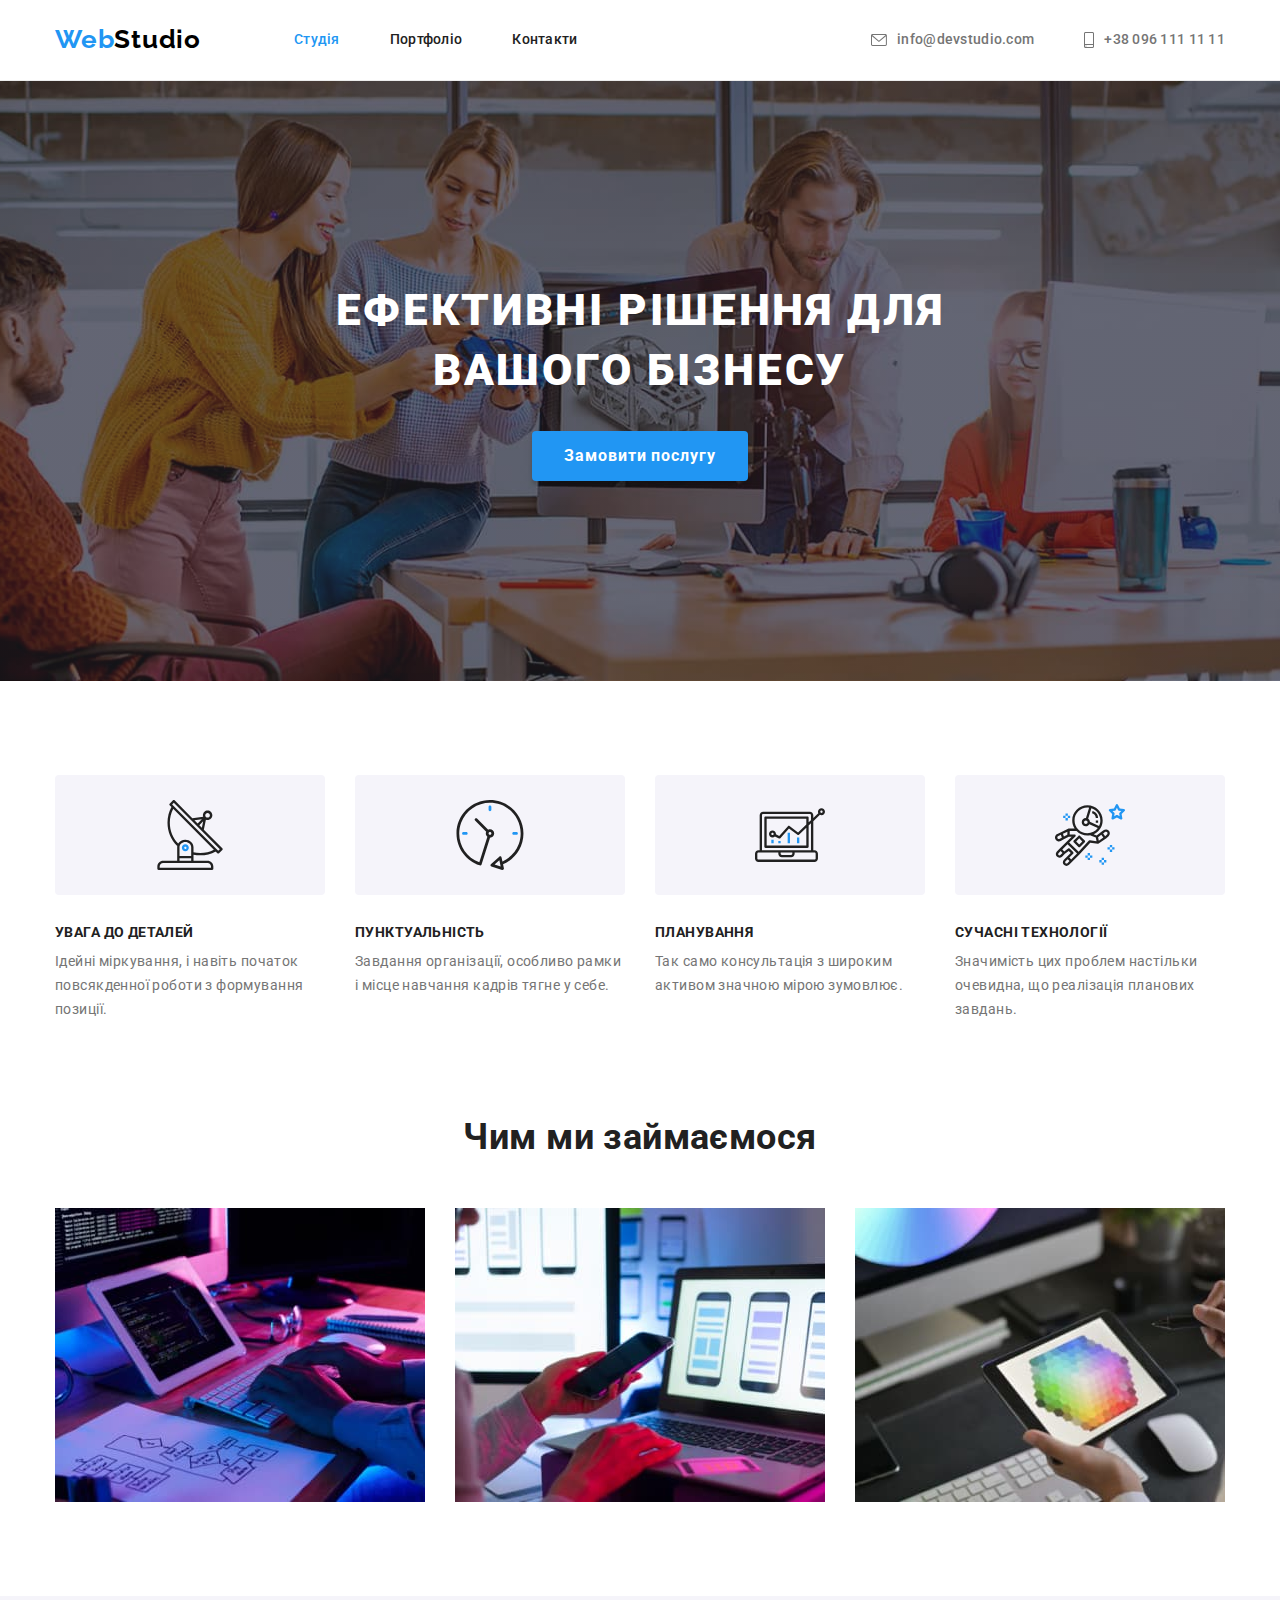
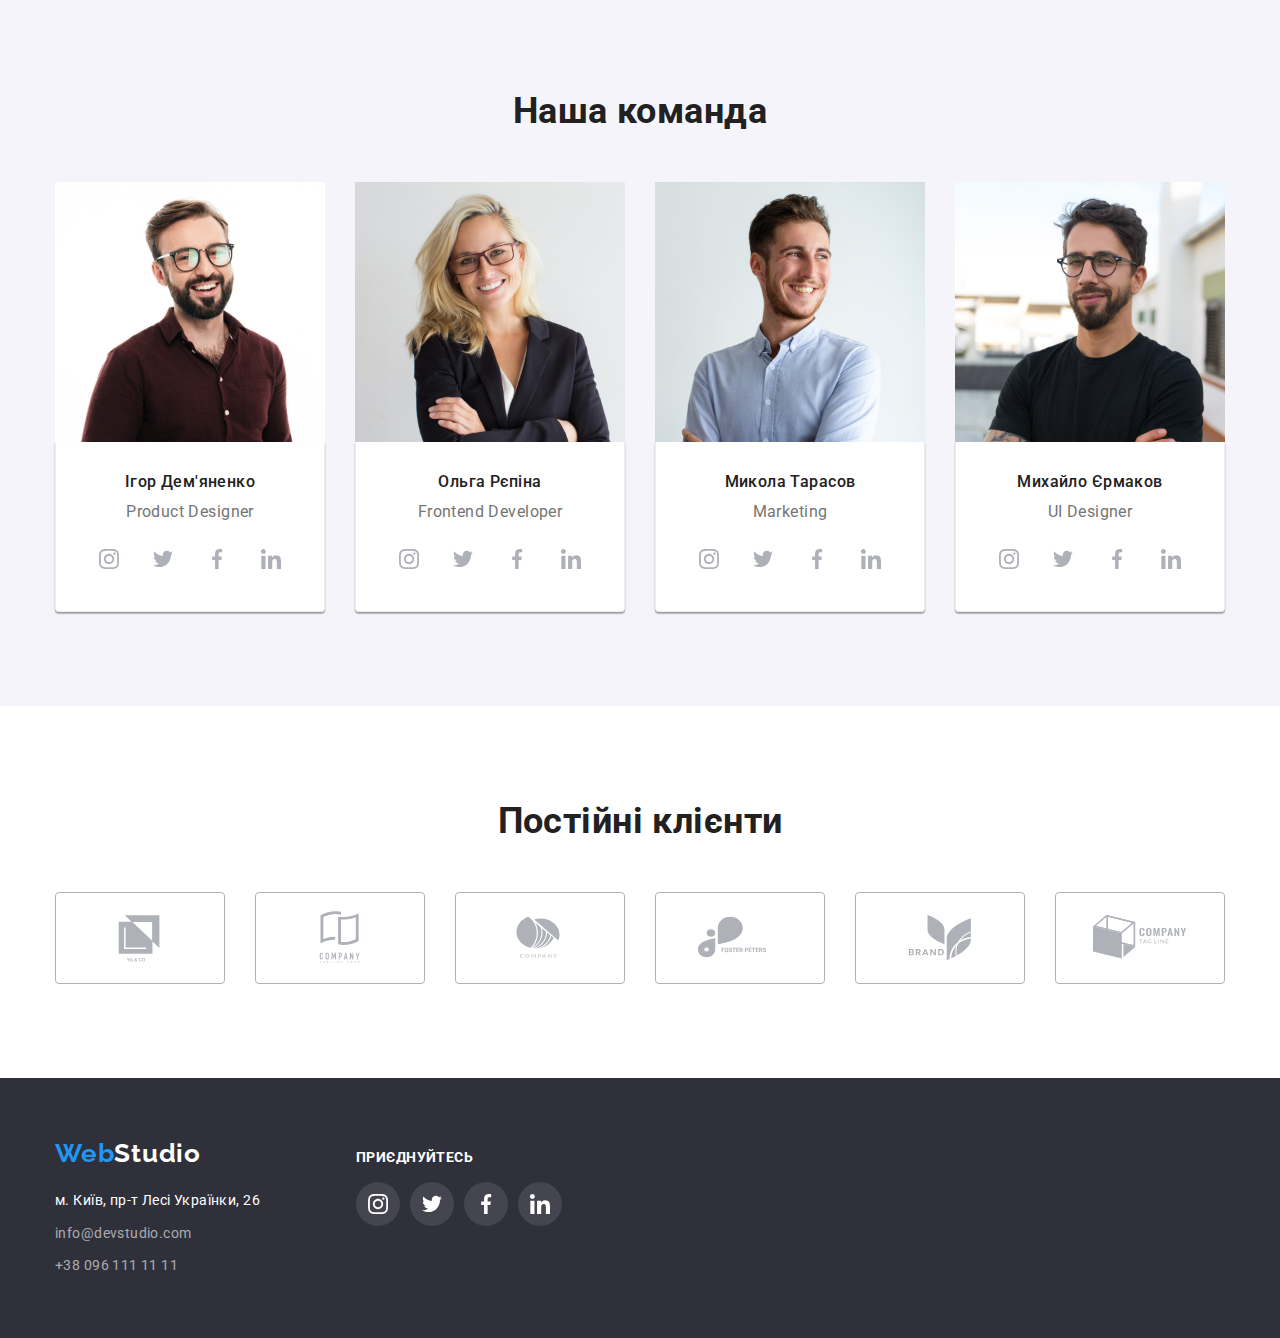
<file: index.html>
<!DOCTYPE html>
<html lang="uk">
  <head>
    <meta charset="UTF-8" />
    <meta http-equiv="X-UA-Compatible" content="IE=edge" />
    <meta name="viewport" content="width=device-width, initial-scale=1.0" />
    <title>Студія</title>
    <link rel="preconnect" href="https://fonts.googleapis.com" />
    <link rel="preconnect" href="https://fonts.gstatic.com" crossorigin />
    <link
      href="https://fonts.googleapis.com/css2?family=Raleway:wght@700&family=Roboto:wght@400;500;700;900&display=swap"
      rel="stylesheet"
    />
    <link
      rel="stylesheet"
      href="https://cdn.jsdelivr.net/npm/modern-normalize@1.1.0/modern-normalize.min.css"
    />
    <link rel="stylesheet" href="./css/styles.css" />
  </head>
  <body>
    <header>
      <div class="container header-container">
        <nav class="navigation-page">
          <a class="logo-navigation" href="./index.html"
            ><span>Web</span>Studio</a
          >
          <ul class="menu-container menu-gap">
            <li class="menu-item">
              <a class="menu-link current" href="./index.html">Студія</a>
            </li>
            <li class="menu-item">
              <a class="menu-link" href="./portfolio.html">Портфоліо</a>
            </li>
            <li class="menu-item">
              <a class="menu-link" href="#">Контакти</a>
            </li>
          </ul>
        </nav>
        <ul class="list menu-gap">
          <li class="list-menu-contacts">
            <a aria-label="посилання надіслати листа" class="menu-contacts-navigation" href="mailto:info@devstudio.com"
              ><svg 
                class="menu-contacts-navigation-icon"
                width="16"
                height="12"
              >
                <use href="./images/icons.svg#icon-mail_sign"></use></svg
              >info@devstudio.com</a
            >
          </li>
          <li class="list-menu-contacts">
            <a aria-label="посилання зателефонувати" class="menu-contacts-navigation" href="tel:+380961111111"
              ><svg
                class="menu-contacts-navigation-icon"
                width="10"
                height="16"
              >
                <use href="./images/icons.svg#icon-mob_sign"></use></svg
              >+38 096 111 11 11</a
            >
          </li>
        </ul>
      </div>
    </header>
    <main>
      <section class="top-main-index-bg">
        <div class="container">
          <h1 class="top-main-index-title main_title">
            Ефективні рішення для вашого бізнесу
          </h1>
          <button class="top-main-index-button button" type="button">
            Замовити послугу
          </button>
        </div>
      </section>
      <section class="section">
        <div class="container">
          <h2 class="topic visually-hidden title">Наші переваги</h2>
          <ul class="our-virtues-list">
            <li class="list-item our-virtues-conteiner">
              <div class="virtues-icon-box">
                <svg class="icon-virtues">
                  <use href="./images/icons.svg#icon-antenna"></use>
                </svg>
              </div>
              <h3 class="our-virtues-title">УВАГА ДО ДЕТАЛЕЙ</h3>
              <p class="our-virtues-desc">
                Ідейні міркування, і навіть початок повсякденної роботи з
                формування позиції.
              </p>
            </li>
            <li class="list-item our-virtues-conteiner">
              <div class="virtues-icon-box">
                <svg class="icon-virtues">
                  <use href="./images/icons.svg#icon-clock"></use>
                </svg>
              </div>
              <h3 class="our-virtues-title">ПУНКТУАЛЬНІСТЬ</h3>
              <p class="our-virtues-desc">
                Завдання організації, особливо рамки і місце навчання кадрів
                тягне у себе.
              </p>
            </li>
            <li class="list-item our-virtues-conteiner">
              <div class="virtues-icon-box">
                <svg class="icon-virtues">
                  <use href="./images/icons.svg#icon-diagram"></use>
                </svg>
              </div>
              <h3 class="our-virtues-title">ПЛАНУВАННЯ</h3>
              <p class="our-virtues-desc">
                Так само консультація з широким активом значною мірою зумовлює.
              </p>
            </li>
            <li class="list-item our-virtues-conteiner">
              <div class="virtues-icon-box">
                <svg class="icon-virtues">
                  <use href="./images/icons.svg#icon-astronaut"></use>
                </svg>
              </div>
              <h3 class="our-virtues-title">СУЧАСНІ ТЕХНОЛОГІЇ</h3>
              <p class="our-virtues-desc">
                Значимість цих проблем настільки очевидна, що реалізація
                планових завдань.
              </p>
            </li>
          </ul>
        </div>
      </section>
      <section class="section examples-frame">
        <div class="container">
          <h2 class="topic title">Чим ми займаємося</h2>
          <ul class="examples_work">
            <li class="list-item">
              <img
                src="./images/make_process_1.jpg"
                alt="людина над створенням процессу"
                width="370"
              />
            </li>
            <li class="list-item">
              <img
                src="./images/make_phone_form_2.jpg"
                alt="співробітник створюе екранні форми для телефонів"
                width="370"
              />
            </li>
            <li class="list-item">
              <img
                src="./images/choose_color_3.jpg"
                alt="співробітник вибирає колір з палітри"
                width="370"
              />
            </li>
          </ul>
        </div>
      </section>
      <section class="our-team-section section">
        <div class="container">
          <h2 class="topic title">Наша команда</h2>
          <ul class="our-team-list">
            <li class="list-item">
              <img
                src="./images/product_designer_photo.jpg"
                alt="усміхнений чоловік з бородою в окулярах"
                width="270"
              />
              <div class="frame-specialists_name frame">
                <h3 class="specialists_name">Ігор Дем'яненко</h3>
                <p class="specialists_profession">Product Designer</p>
                <ul class="social-list">
                  <li class="list-item">
                    <a aria-label="інстаграм посилання" class="social-link" href="#">
                      <svg
                        width="20"
                        height="20"
                      >
                        <use href="./images/icons.svg#icon-instagram"></use>
                      </svg>
                    </a>
                  </li>
                  <li class="list-item">
                    <a aria-label="твітер посилання" class="social-link" href="#">
                      <svg  
                        width="20" 
                        height="20">
                        <use href="./images/icons.svg#icon-twitter"></use>
                      </svg>
                    </a>
                  </li>
                  <li class="list-item">
                    <a aria-label="фейсбук посилання" class="social-link" href="#">
                      <svg
                        width="20"
                        height="20"
                      >
                        <use href="./images/icons.svg#icon-facebook"></use>
                      </svg>
                    </a>
                  </li>
                  <li class="list-item">
                    <a aria-label="лінкедін посилання" class="social-link" href="#">
                      <svg
                        width="20"
                        height="20"
                      >
                        <use href="./images/icons.svg#icon-linkedin"></use>
                      </svg>
                    </a>
                  </li>
                </ul>
              </div>
            </li>
            <li class="list-item">
              <img
                src="./images/frontend_developer_photo.jpg"
                alt="усміхнений білява жінка в окулярах"
                width="270"
              />
              <div class="frame-specialists_name frame">
                <h3 class="specialists_name">Ольга Рєпіна</h3>
                <p class="specialists_profession">Frontend Developer</p>
                <ul class="social-list">
                  <li class="list-item">
                    <a aria-label="інстаграм посилання" class="social-link" href="#">
                      <svg
                        width="20"
                        height="20"
                      >
                        <use href="./images/icons.svg#icon-instagram"></use>
                      </svg>
                    </a>
                  </li>
                  <li class="list-item">
                    <a aria-label="твітер посилання" class="social-link" href="#">
                      <svg  
                        width="20" 
                        height="20">
                        <use href="./images/icons.svg#icon-twitter"></use>
                      </svg>
                    </a>
                  </li>
                  <li class="list-item">
                    <a aria-label="фейсбук посилання" class="social-link" href="#">
                      <svg
                        width="20"
                        height="20"
                      >
                        <use href="./images/icons.svg#icon-facebook"></use>
                      </svg>
                    </a>
                  </li>
                  <li class="list-item">
                    <a aria-label="лінкедін посилання" class="social-link" href="#">
                      <svg
                        width="20"
                        height="20"
                      >
                        <use href="./images/icons.svg#icon-linkedin"></use>
                      </svg>
                    </a>
                  </li>
                </ul>
              </div>
            </li>
            <li class="list-item">
              <img
                src="./images/marketing_photo.jpg"
                alt="усміхнений чоловік з бородою в білій сорочці"
                width="270"
              />
              <div class="frame-specialists_name frame">
                <h3 class="specialists_name">Микола Тарасов</h3>
                <p class="specialists_profession">Marketing</p>
                <ul class="social-list">
                  <li class="list-item">
                    <a aria-label="інстаграм посилання" class="social-link" href="#">
                      <svg
                        width="20"
                        height="20"
                      >
                        <use href="./images/icons.svg#icon-instagram"></use>
                      </svg>
                    </a>
                  </li>
                  <li class="list-item">
                    <a aria-label="твітер посилання" class="social-link" href="#">
                      <svg  
                        width="20" 
                        height="20">
                        <use href="./images/icons.svg#icon-twitter"></use>
                      </svg>
                    </a>
                  </li>
                  <li class="list-item">
                    <a aria-label="фейсбук посилання" class="social-link" href="#">
                      <svg
                        width="20"
                        height="20"
                      >
                        <use href="./images/icons.svg#icon-facebook"></use>
                      </svg>
                    </a>
                  </li>
                  <li class="list-item">
                    <a aria-label="лінкедін посилання" class="social-link" href="#">
                      <svg
                        width="20"
                        height="20"
                      >
                        <use href="./images/icons.svg#icon-linkedin"></use>
                      </svg>
                    </a>
                  </li>
                </ul>
              </div>
            </li>
            <li class="list-item">
              <img
                src="./images/ui_designer_photo.jpg"
                alt="усміхнений чоловік з бородою в чорній футболці"
                width="270"
                class="no-gap"
              />
              <div class="frame-specialists_name frame">
                <h3 class="specialists_name">Михайло Єрмаков</h3>
                <p class="specialists_profession">UI Designer</p>
                <ul class="social-list">
                  <li class="list-item">
                    <a aria-label="інстаграм посилання" class="social-link" href="#">
                      <svg
                        width="20"
                        height="20"
                      >
                        <use href="./images/icons.svg#icon-instagram"></use>
                      </svg>
                    </a>
                  </li>
                  <li class="list-item">
                    <a aria-label="твітер посилання" class="social-link" href="#">
                      <svg 
                        width="20" 
                        height="20">
                        <use href="./images/icons.svg#icon-twitter"></use>
                      </svg>
                    </a>
                  </li>
                  <li class="list-item">
                    <a aria-label="фейсбук посилання" class="social-link" href="#">
                      <svg
                        width="20"
                        height="20"
                      >
                        <use href="./images/icons.svg#icon-facebook"></use>
                      </svg>
                    </a>
                  </li>
                  <li class="list-item">
                    <a aria-label="лінкедін посилання" class="social-link" href="#">
                      <svg
                        width="20"
                        height="20"
                      >
                        <use href="./images/icons.svg#icon-linkedin"></use>
                      </svg>
                    </a>
                  </li>
                </ul>
              </div>
            </li>
          </ul>
        </div>
      </section>
      <section class="section">
        <div class="container">
          <h2 class="topic title">Постійні клієнти</h2>
          <ul class="icon-list">
            <li class="list-item">
              <a aria-label="посилання на сайт першого клієнта" class="client-link" href="#">
                <svg width="106" height="60">
                  <use href="./images/icons.svg#icon-Logo1"></use>
                </svg>
              </a>
            </li>
            <li class="list-item">
              <a aria-label="посилання на сайт другого клієнта" class="client-link" href="#">
                <svg width="106" height="60">
                  <use href="./images/icons.svg#icon-Logo2"></use>
                </svg>
              </a>
            </li>
            <li class="list-item">
              <a aria-label="посилання на сайт третього клієнта" class="client-link" href="#">
                <svg width="106" height="60">
                  <use href="./images/icons.svg#icon-Logo3"></use>
                </svg>
              </a>
            </li>
            <li class="list-item">
              <a aria-label="посилання на сайт четвертого клієнта" class="client-link" href="#">
                <svg width="106" height="60">
                  <use href="./images/icons.svg#icon-Logo4"></use>
                </svg>
              </a>
            </li>
            <li class="list-item">
              <a aria-label="посилання на сайт п'ятого клієнта" class="client-link" href="#">
                <svg width="106" height="60" >
                  <use href="./images/icons.svg#icon-Logo5"></use>
                </svg>
              </a>
            </li>
            <li class="list-item">
              <a aria-label="посилання на сайт шостого клієнта" class="client-link" href="#">
                <svg width="106" height="60">
                  <use href="./images/icons.svg#icon-Logo6"></use>
                </svg>
              </a>
            </li>
          </ul>
        </div>
      </section>
    </main>
    <footer class="page-footer-bg">
      <div class="footer-box container">
        <div class="footer-conteiner">
          <a class="logo-footer" href=""><span>Web</span>Studio</a>
          <address>
            <ul>
              <li class="list-item footer-gap">
                <a
                  class="location"
                  href="https://goo.gl/maps/CPtrU1FHBa2aNyZL9"
                  target="_blank"
                  rel="noopener noreferrer nofollow"
                  >м. Київ, пр-т Лесі Українки, 26</a
                >
              </li>
              <li class="list-item footer-gap">
                <a class="menu-contacts-footer" href="mailto:info@devstudio.com"
                  >info@devstudio.com</a
                >
              </li>
              <li class="list-item">
                <a class="menu-contacts-footer" href="tel:+380961111111"
                  >+38 096 111 11 11</a
                >
              </li>
            </ul>
          </address>
        </div>
        <div class="footer-invite-block footer-conteiner">
          <p class="footer-invite">приєднуйтесь</p>
          <ul class="social-list">
            <li class="list-item">
              <a aria-label="інстаграм посилання" class="social-link-footer" href="#">
                <svg
                  width="20"
                  height="20"
                  class="social-icon-footer"
                >
                  <use href="./images/icons.svg#icon-instagram"></use>
                </svg>
              </a>
            </li>
            <li class="list-item">
              <a aria-label="твітер посилання" class="social-link-footer" href="#">
                <svg
                  width="20"
                  height="20"
                  class="social-icon-footer"
                >
                  <use href="./images/icons.svg#icon-twitter"></use>
                </svg>
              </a>
            </li>
            <li class="list-item">
              <a aria-label="фейсбук посилання" class="social-link-footer" href="#">
                <svg
                  width="20"
                  height="20"
                  class="social-icon-footer"
                >
                  <use href="./images/icons.svg#icon-facebook"></use>
                </svg>
              </a>
            </li>
            <li class="list-item">
              <a aria-label="лінкедін посилання" class="social-link-footer" href="#">
                <svg
                  width="20"
                  height="20"
                  class="social-icon-footer"
                >
                  <use href="./images/icons.svg#icon-linkedin"></use>
                </svg>
              </a>
            </li>
          </ul>
        </div>
      </div>
    </footer>
  </body>
</html>
</file>
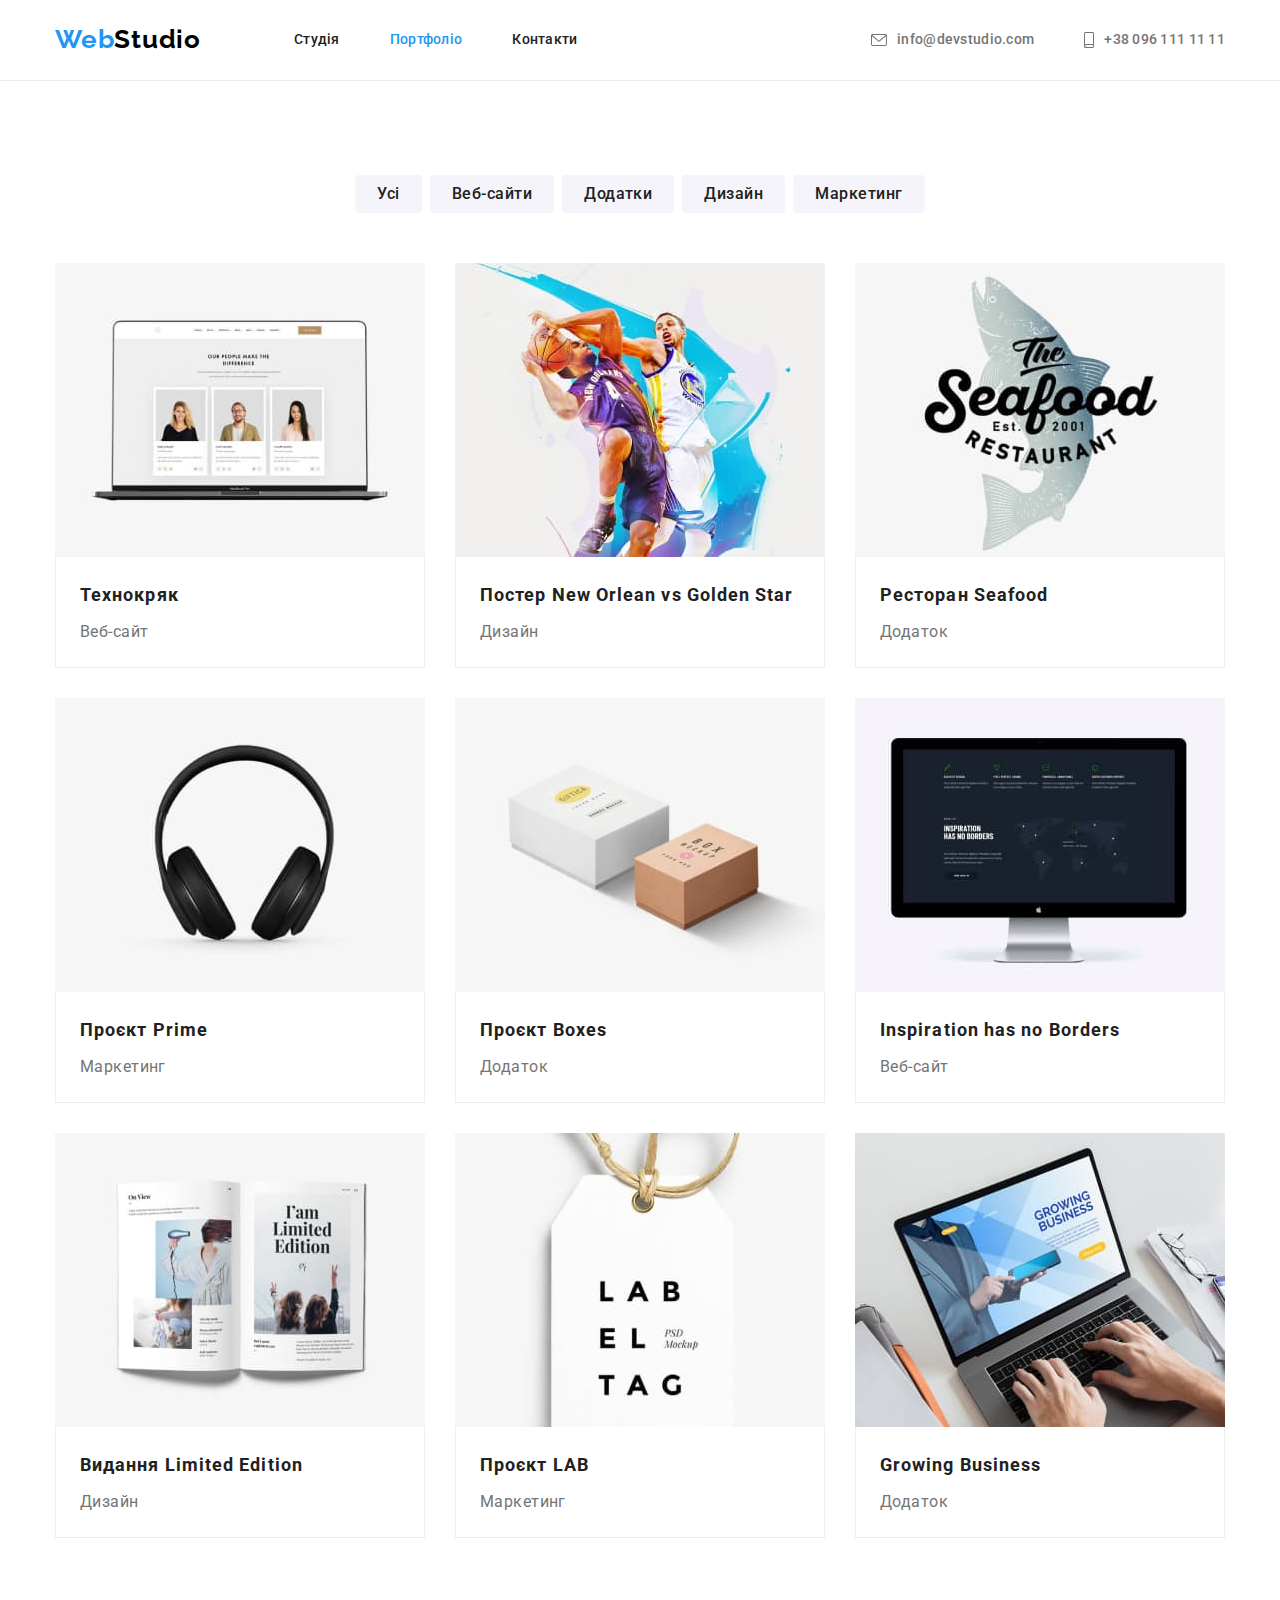
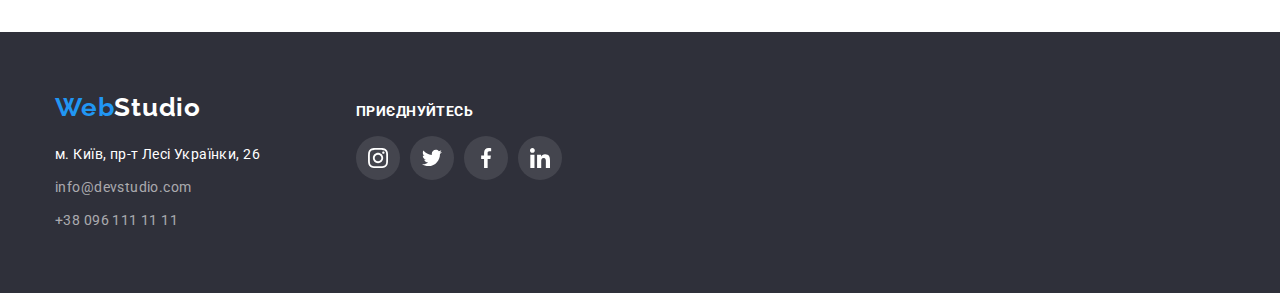
<file: portfolio.html>
<!DOCTYPE html>
<html lang="uk">
  <head>
    <meta charset="UTF-8" />
    <meta http-equiv="X-UA-Compatible" content="IE=edge" />
    <meta name="viewport" content="width=device-width, initial-scale=1.0" />
    <title>Портфоліо</title>
    <link rel="preconnect" href="https://fonts.googleapis.com" />
    <link rel="preconnect" href="https://fonts.gstatic.com" crossorigin />
    <link
      href="https://fonts.googleapis.com/css2?family=Raleway:wght@700&family=Roboto:wght@400;500;700;900&display=swap"
      rel="stylesheet"
    />
    <link
      rel="stylesheet"
      href="https://cdn.jsdelivr.net/npm/modern-normalize@1.1.0/modern-normalize.min.css"
    />
    <link rel="stylesheet" href="./css/styles.css" />
  </head>
  <body>
    <header>
      <div class="container header-container">
        <nav class="page-navigation navigation-page">
          <a class="logo-navigation" href="./index.html"
            ><span>Web</span>Studio</a
          >
          <ul class="menu-container menu-gap">
            <li class="menu-item">
              <a class="menu-link" href="./index.html">Студія</a>
            </li>
            <li class="menu-item">
              <a class="menu-link current" href="./portfolio.html">Портфоліо</a>
            </li>
            <li class="menu-item">
              <a class="menu-link" href="#">Контакти</a>
            </li>
          </ul>
        </nav>
        <ul class="list menu-gap">
          <li class="list-menu-contacts">
            <a aria-label="посилання надіслати листа" class="menu-contacts-navigation" href="mailto:info@devstudio.com"
              ><svg 
                class="menu-contacts-navigation-icon"
                width="16"
                height="12"
              >
                <use href="./images/icons.svg#icon-mail_sign"></use></svg
              >info@devstudio.com</a
            >
          </li>
          <li class="list-menu-contacts">
            <a aria-label="посилання зателефонувати" class="menu-contacts-navigation" href="tel:+380961111111"
              ><svg 
                class="menu-contacts-navigation-icon"
                width="10"
                height="16"
              >
                <use href="./images/icons.svg#icon-mob_sign"></use></svg
              >+38 096 111 11 11</a
            >
          </li>
        </ul>
      </div>
    </header>
    <main>
      <section class="portfolio-page section">
        <div class="container">
          <h1 class="visually-hidden">Проекти</h1>
          <ul class="portfolio-btn-list">
            <li class="list-item">
              <button class="button-text button" type="button">Усі</button>
            </li>
            <li class="list-item">
              <button class="button-text button" type="button">
                Веб-сайти
              </button>
            </li>
            <li class="list-item">
              <button class="button-text button" type="button">Додатки</button>
            </li>
            <li class="list-item">
              <button class="button-text button" type="button">Дизайн</button>
            </li>
            <li class="list-item">
              <button class="button-text button" type="button">
                Маркетинг
              </button>
            </li>
          </ul>
          <ul class="portfolio-list-projects">
            <li class="list-item portfolio-list-projects-container">
              <a class="portfolio-card-link" href="#">
              <img
                src="./images/portfolio_web-site-teknokryak_picture1.jpg"
                alt="сторінка веб-сайту технокряк"
                width="370"
                class="portfolio-img"
              />
              <div class="frame-project-portfolio frame">
                <h2 class="text-project-portfolio">Технокряк</h2>
                <p class="kind-project-portfolio">Веб-сайт</p>
              </div>
              </a>
            </li>
            <li class="list-item portfolio-list-projects-container">
              <a class="portfolio-card-link" href="#">
              <img
                src="./images/portfolio_poster_picture2.jpg"
                alt="постер баскетбольної гри"
                width="370"
              />
              <div class="frame-project-portfolio frame">
                <h2 class="text-project-portfolio">
                  Постер New Orlean vs Golden Star
                </h2>
                <p class="kind-project-portfolio">Дизайн</p>
              </div>
              </a>
            </li>
            <li class="list-item portfolio-list-projects-container">
              <a class="portfolio-card-link" href="#">
              <img
                src="./images/portfolio_app-seafood_picture3.jpg"
                alt="додаток ресторану морепродуктів"
                width="370"
              />
              <div class="frame-project-portfolio frame">
                <h2 class="text-project-portfolio">Ресторан Seafood</h2>
                <p class="kind-project-portfolio">Додаток</p>
              </div>
              </a>
            </li>
            <li class="list-item portfolio-list-projects-container">
              <a class="portfolio-card-link" href="#">
              <img
                src="./images/portfolio_project-prime_picture4.jpg"
                alt="маркетинг проекту прайм"
                width="370"
              />
              <div class="frame-project-portfolio frame">
                <h2 class="text-project-portfolio">Проєкт Prime</h2>
                <p class="kind-project-portfolio">Маркетинг</p>
              </div>
              </a>
            </li>
            <li class="list-item portfolio-list-projects-container">
              <a class="portfolio-card-link" href="#">
              <img
                src="./images/portfolio_app-boxes_picture5.jpg"
                alt="сторінка проекту коробки"
                width="370"
              />
              <div class="frame-project-portfolio frame">
                <h2 class="text-project-portfolio">Проєкт Boxes</h2>
                <p class="kind-project-portfolio">Додаток</p>
              </div>
              </a>
            </li>
            <li class="list-item portfolio-list-projects-container">
              <a class="portfolio-card-link" href="#">
              <img
                src="./images/portfolio_web-site-inspiration-has-no-borders_picture6.jpg"
                alt="сторінка сайту натхнення без меж"
                width="370"
              />
              <div class="frame-project-portfolio frame">
                <h2 class="text-project-portfolio">
                  Inspiration has no Borders
                </h2>
                <p class="kind-project-portfolio">Веб-сайт</p>
              </div>
              </a>
            </li>
            <li class="list-item portfolio-list-projects-container">
              <a class="portfolio-card-link" href="#">
              <img
                src="./images/portfolio_design-limited-edition_picture7.jpg"
                alt="дизайн лімітованного видання"
                width="370"
              />
              <div class="frame-project-portfolio frame">
                <h2 class="text-project-portfolio">Видання Limited Edition</h2>
                <p class="kind-project-portfolio">Дизайн</p>
              </div>
              </a>
            </li>
            <li class="list-item portfolio-list-projects-container">
              <a class="portfolio-card-link" href="#">
              <img
                src="./images/portfolio_project-lab_picture8.jpg"
                alt="маркетингова сторынка проекту лаб"
                width="370"
              />
              <div class="frame-project-portfolio frame">
                <h2 class="text-project-portfolio">Проєкт LAB</h2>
                <p class="kind-project-portfolio">Маркетинг</p>
              </div>
              </a>
            </li>
            <li class="list-item portfolio-list-projects-container">
              <a class="portfolio-card-link" href="#">
              <img
                src="./images/portfolio_app-growing-business_picture9.jpg"
                alt="додаток по розвитку бізнесу"
                width="370"
              />
              <div class="frame-project-portfolio frame">
                <h2 class="text-project-portfolio">Growing Business</h2>
                <p class="kind-project-portfolio">Додаток</p>
              </div>
              </a>
            </li>
          </ul>
        </div>
      </section>
    </main>
    <footer class="page-footer-bg">
      <div class="footer-box container">
        <div class="footer-conteiner">
          <a class="logo-footer" href=""><span>Web</span>Studio</a>
          <address>
            <ul>
              <li class="list-item footer-gap">
                <a
                  class="location"
                  href="https://goo.gl/maps/CPtrU1FHBa2aNyZL9"
                  target="_blank"
                  rel="noopener noreferrer nofollow"
                  >м. Київ, пр-т Лесі Українки, 26</a
                >
              </li>
              <li class="list-item footer-gap">
                <a class="menu-contacts-footer" href="mailto:info@devstudio.com"
                  >info@devstudio.com</a
                >
              </li>
              <li class="list-item">
                <a class="menu-contacts-footer" href="tel:+380961111111"
                  >+38 096 111 11 11</a
                >
              </li>
            </ul>
          </address>
        </div>
        <div class="footer-invite-block footer-conteiner">
          <h2 class="footer-invite">приєднуйтесь</h2>
          <ul class="social-list">
            <li class="list-item">
              <a aria-label="інстаграм посилання" class="social-link-footer" href="#">
                <svg
                  width="20"
                  height="20"
                  class="social-icon-footer"
                >
                  <use href="./images/icons.svg#icon-instagram"></use>
                </svg>
              </a>
            </li>
            <li class="list-item">
              <a aria-label="твітер посилання" class="social-link-footer" href="#">
                <svg
                  width="20"
                  height="20"
                  class="social-icon-footer"
                >
                  <use href="./images/icons.svg#icon-twitter"></use>
                </svg>
              </a>
            </li>
            <li class="list-item">
              <a aria-label="фейсбук посилання" class="social-link-footer" href="#">
                <svg
                  width="20"
                  height="20"
                  class="social-icon-footer"
                >
                  <use href="./images/icons.svg#icon-facebook"></use>
                </svg>
              </a>
            </li>
            <li class="list-item">
              <a aria-label="лінкедін посилання" class="social-link-footer" href="#">
                <svg
                  width="20"
                  height="20"
                  class="social-icon-footer"
                >
                  <use href="./images/icons.svg#icon-linkedin"></use>
                </svg>
              </a>
            </li>
          </ul>
        </div>
      </div>
    </footer>
  </body>
</html>
</file>
<file: css/styles.css>
/* ========GENERAL========== */

:root {
  --accent-color: #2196f3;
  --bg-color1: #ffffff;
  --hero-bg-color:#c4c4c4;
  --main-text-color: #212121;
  --secondary-bg-color: #2f303a;
  --third-bg-color: #f5f4fa;
  --gradient-color: rgba(47, 48, 58, 0.4);
  --paragraf-text-color: #757575;
  --button-hover-focus-color: #188ce8;
  --logo-navigation-text-color: #000000;
  --menu-contacts-footer-color: rgba(255, 255, 255, 0.6);
  --line-in-header-color: #ececec;
  --icon-color: #afb1b8;
  --social-link_footer-background-color: rgba(255, 255, 255, 0.1);
  --button-text-shadow-primary-color: rgba(0, 0, 0, 0.1);
  --button-text-shadow-secondary-color: rgba(0, 0, 0, 0.08);
  --button-text-shadow-third-color: rgba(0, 0, 0, 0.12);
  --button-text-shadow-fourth-color: rgba(0, 0, 0, 0.15);
  --shadow-primary-color: rgba(0, 0, 0, 0.14);
  --shadow-secondary-color: rgba(0, 0, 0, 0.2);
  --shadow-third-color: rgba(0, 0, 0, 0.16);
  --shadow-fourth-color:rgba(0, 0, 0, 0.06);
  --border-color: #eeeeee;
  --primary-font: "Roboto", sans-serif;
  --secondary-font: "Raleway", sans-serif;
  --secondary-font-size: 16px;
  --primary-font-size: 14px;
  --third-font-size: 26px;
  --primary-font-weight: 700;
  --secondary-font-weight: 500;
  --primary-line-height: 1.14;
  --secondary-line-height: 1.19;
  --primary-letter-spacing: 0.03em;
  --secondary-letter-spacing: 0.02em;
  --primary-text-align: center;
}

header {
  background-color: var(--bg-color1);
  border-bottom: 1px solid var(--line-in-header-color);
}

body {
  font-family: var(--primary-font);
  font-size: var(--primary-font-size);
  letter-spacing: var(--primary-letter-spacing);
  color: var(--main-text-color);
  background-color: var(--bg-color1);
}

img {
  display: block;
  max-width: 100%;
  height: auto;
}

a {
  text-decoration: none;
}

h1,
h2,
h3,
p,
ul {
  margin: 0;
}

ul {
  padding-left: 0;
}

.section {
  padding: 94px 0;
}

.container {
  width: 1200px;
  margin: 0 auto;
  padding-left: 15px;
  padding-right: 15px;
}

.button {
  font-size: var(--secondary-font-size);
  cursor: pointer;
  border: none;
}

span {
  color: var(--accent-color);
}

address {
  font-style: normal;
  font-size: var(--primary-font-size);
  line-height: 1.71;
  letter-spacing: var(--primary-letter-spacing);
  margin-top: 20px;
  margin-right: 70px;
  width: 231px;
}

.menu-link.current {
  color: var(--accent-color);
}

.menu-link:hover,
.menu-link:focus,
.menu-contacts-navigation:hover,
.menu-contacts-navigation:focus,
.menu-contacts-footer:hover,
.menu-contacts-footer:focus,
.location:hover,
.location:focus {
  color: var(--accent-color);
}

.list {
  display: flex;
}

.list-item,
.list-menu-contacts,
.menu-item {
  list-style: none;
}

.menu-link {
  list-style: none;
  font-weight: var(--secondary-font-weight);
  line-height: var(--primary-line-height);
  letter-spacing: var(--secondary-letter-spacing);
  color: var(--main-text-color);
}

.portfolio-btn-list {
  display: flex;
  flex-direction: row;
  justify-content: center;
  margin-bottom: 50px;
  column-gap: 8px;
}

.visually-hidden {
  position: absolute;
  white-space: nowrap;
  width: 1px;
  height: 1px;
  overflow: hidden;
  border: 0;
  padding: 0;
  clip: rect(0 0 0 0);
  clip-path: inset(50%);
  margin: -1px;
}

.title {
  margin-bottom: 50px;
}

/* ===========HEADER======= */
.header-container {
  display: flex;
  flex: content;
  align-items: center;
}

.navigation-page,
.menu-container {
  display: flex;
  align-items: center;
}

.menu-gap {
  column-gap: 50px;
  margin-left: auto;
}

.logo-navigation {
  text-decoration: none;
  font-family: var(--secondary-font);
  font-weight: var(--primary-font-weight);
  font-size: var(--third-font-size);
  line-height: var(--secondary-line-height);
  letter-spacing: var(--primary-letter-spacing);
  color: var(--logo-navigation-text-color);
  margin-right: 93px;
  padding-top: 24px;
  padding-bottom: 25px;
}

.menu-contacts-navigation {
  font-weight: var(--secondary-font-weight);
  line-height: var(--primary-line-height);
  letter-spacing: var(--secondary-letter-spacing);
  color: var(--paragraf-text-color);
  fill: currentColor;
  display: flex;
  align-items: center;
}

.menu-contacts-navigation-icon {
  margin-right: 10px;
}

.main_title {
  margin-bottom: 30px;
}

/* ============FOOTER====== */

.logo-footer {
  text-decoration: none;
  font-family: var(--secondary-font);
  font-weight: var(--primary-font-weight);
  font-size: var(--third-font-size);
  line-height: var(--secondary-line-height);
  letter-spacing: var(--primary-letter-spacing);
  color: var(--bg-color1);
}

.location {
  color: var(--bg-color1);
}

.menu-contacts-footer {
  color: var(--menu-contacts-footer-color);
}

.footer-gap {
  margin-bottom: 9px;
}

.footer-invite-block {
  display: block;
  align-content: center;
}

.footer-invite {
  font-style: normal;
  font-weight: var(--primary-font-weight);
  font-size: var(--primary-font-size);
  line-height: var(--primary-line-height);
  text-transform: uppercase;
  color: var(--bg-color1);
  /* margin-top: 12px; */
}

.social-link-footer {
  display: flex;
  align-items: center;
  justify-content: center;
  width: 44px;
  height: 44px;
  border-radius: 50%;
  background-color: var(--social-link_footer-background-color);
}

.social-link-footer:hover,
.social-link-footer:focus {
  background-color: var(--accent-color);
  fill: var(--bg-color1);
}

.social-icon-footer {
  fill: var(--bg-color1);
}

.footer-box {
  display: flex;
  align-items: baseline;
}
/* =========STUDIO========== */

.top-main-index-bg {
  background-image: linear-gradient(
    var(--gradient-color),
    var(--gradient-color)
    ),
    url("../images/hero-bg-Img.jpg");
  background-position: center;
  background-size: cover;
  background-color: var(--hero-bg-color);
  padding-top: 200px;
  padding-bottom: 200px;
  max-width: 1600px;
  margin: 0 auto;

}

.page-footer-bg {
  background-color: var(--secondary-bg-color);
  padding-top: 60px;
  padding-bottom: 60px;
}

.top-main-index-button {
  font-size: var(--secondary-font-size);
  font-weight: var(--primary-font-weight);
  line-height: 1.87;
  display: flex;
  align-items: center;
  text-align: var(--primary-text-align);
  letter-spacing: 0.06em;
  color: var(--bg-color1);
  background: var(--accent-color);
  box-shadow: 0px 4px 4px var(--button-text-shadow-fourth-color);
  border-radius: 4px;
  margin: 0 auto;
  display: block;
  padding: 10px 32px;
}

.top-main-index-button:hover,
.top-main-index-button:focus {
  background-color: var(--button-hover-focus-color);
}

.top-main-index-title {
  font-weight: 900;
  font-size: 44px;
  line-height: 1.36;
  text-align: var(--primary-text-align);
  letter-spacing: 0.06em;
  text-transform: uppercase;
  color: var(--bg-color1);
  width: 696px;
  margin-left: auto;
  margin-right: auto;
}

.topic {
  font-weight: var(--primary-font-weight);
  font-size: 36px;
  line-height: 1.17;
  text-align: var(--primary-text-align);
}

.virtues-icon-box {
  width: 270px;
  height: 120px;
  display: flex;
  align-items: center;
  justify-content: center;
  background: var(--third-bg-color);
  border-radius: 4px;
  margin-bottom: 30px;
}

.our-virtues-title {
  font-weight: var(--primary-font-weight);
  line-height: var(--primary-line-height);
  text-transform: uppercase;
  margin-bottom: 10px;
  font-size: 14px;
}

.our-virtues-desc {
  line-height: 1.71;
  color: var(--paragraf-text-color);
}

.our-virtues-conteiner {
  flex-basis: calc((100% - 90px) / 4);
}

.icon-virtues {
  width: 70px;
  height: 70px;
}

.examples-frame {
  padding-top: 0;
}

.specialists_name {
  font-weight: var(--secondary-font-weight);
  font-size: var(--secondary-font-size);
  line-height: var(--secondary-line-height);
  margin-bottom: 10px;
}

.specialists_profession {
  font-size: var(--secondary-font-size);
  line-height: var(--secondary-line-height);
  color: var(--paragraf-text-color);
  margin-bottom: 16px;
}

.examples_work,
.our-team-list,
.our-virtues-list {
  display: flex;
  flex-direction: row;
  justify-content: space-between;
}

.our-team-section {
  background-color: var(--third-bg-color);
}

.social-list {
  display: flex;
  align-items: center;
  justify-content: center;
  column-gap: 10px;
  margin-top: 16px;
}

.social-link {
  display: flex;
  align-items: center;
  justify-content: center;
  fill: var(--icon-color);
  width: 44px;
  height: 44px;
  border-radius: 50%;
}

.social-link:hover,
.social-link:focus {
  background-color: var(--accent-color);
  fill: var(--bg-color1);
}

.icon-list {
  display: flex;
  justify-content: center;
  column-gap: 30px;
}

.client-link {
  display: flex;
  align-items: center;
  justify-content: center;
  width: 170px;
  height: 92px;
  border: 1px solid var(--icon-color);
  border-radius: 4px;
  fill: var(--icon-color);
}

.client-link:focus,
.client-link:hover {
  border-color: var(--accent-color);
  fill: var(--accent-color);
}

/* ========PORTFOLIO======= */

.portfolio-list-projects {
  display: flex;
  flex-wrap: wrap;
  gap: 30px;
}

.portfolio-card-link {
  display: block;
  color: var(--main-text-color);
}

.portfolio-card-link:hover {
  box-shadow: 0px 1px 1px var(--button-text-shadow-third-color), 
    0px 4px 4px var(--shadow-fourth-color),
    1px 4px 6px var(--shadow-third-color);
}

.button-text {
  font-weight: var(--secondary-font-weight);
  line-height: 1.63;
  text-align: var(--primary-text-align);
  letter-spacing: var(--primary-letter-spacing);
  color: var(--main-text-color);
  background: var(--third-bg-color);
  border-radius: 4px;
  padding: 6px 22px;
}

.button-text:hover,
.button-text:focus {
  color: var(--bg-color1);
  background: var(--accent-color);
  box-shadow: 0px 3px 1px var(--button-text-shadow-primary-color),
    0px 1px 2px var(--button-text-shadow-secondary-color),
    0px 2px 2px var(--button-text-shadow-third-color);
}

.text-project-portfolio {
  font-weight: var(--primary-font-weight);
  font-size: 18px;
  line-height: 2;
  letter-spacing: 0.06em;
  margin-bottom: 4px;
}

.kind-project-portfolio {
  font-size: var(--secondary-font-size);
  line-height: 1.88;
  color: var(--paragraf-text-color);
}

.text-project-portfolio,
.kind-project-portfolio {
  margin-right: auto;
}

.frame-project-portfolio {
  padding: 20px 24px;
}

.frame-specialists_name {
  padding-top: 30px;
  padding-bottom: 30px;
  text-align: var(--primary-text-align);
  border-radius: 0px 0px 4px 4px;
  box-shadow: 0px 1px 3px var(--button-text-shadow-third-color),
    0px 1px 1px var(--shadow-primary-color),
    0px 2px 1px var(--shadow-secondary-color);
}

.frame {
  background: var(--bg-color1);
  border-right: 1px solid var(--border-color);
  border-bottom: 1px solid var(--border-color);
  border-left: 1px solid var(--border-color);
}

.no-gap {
  display: block;
}
</file>
